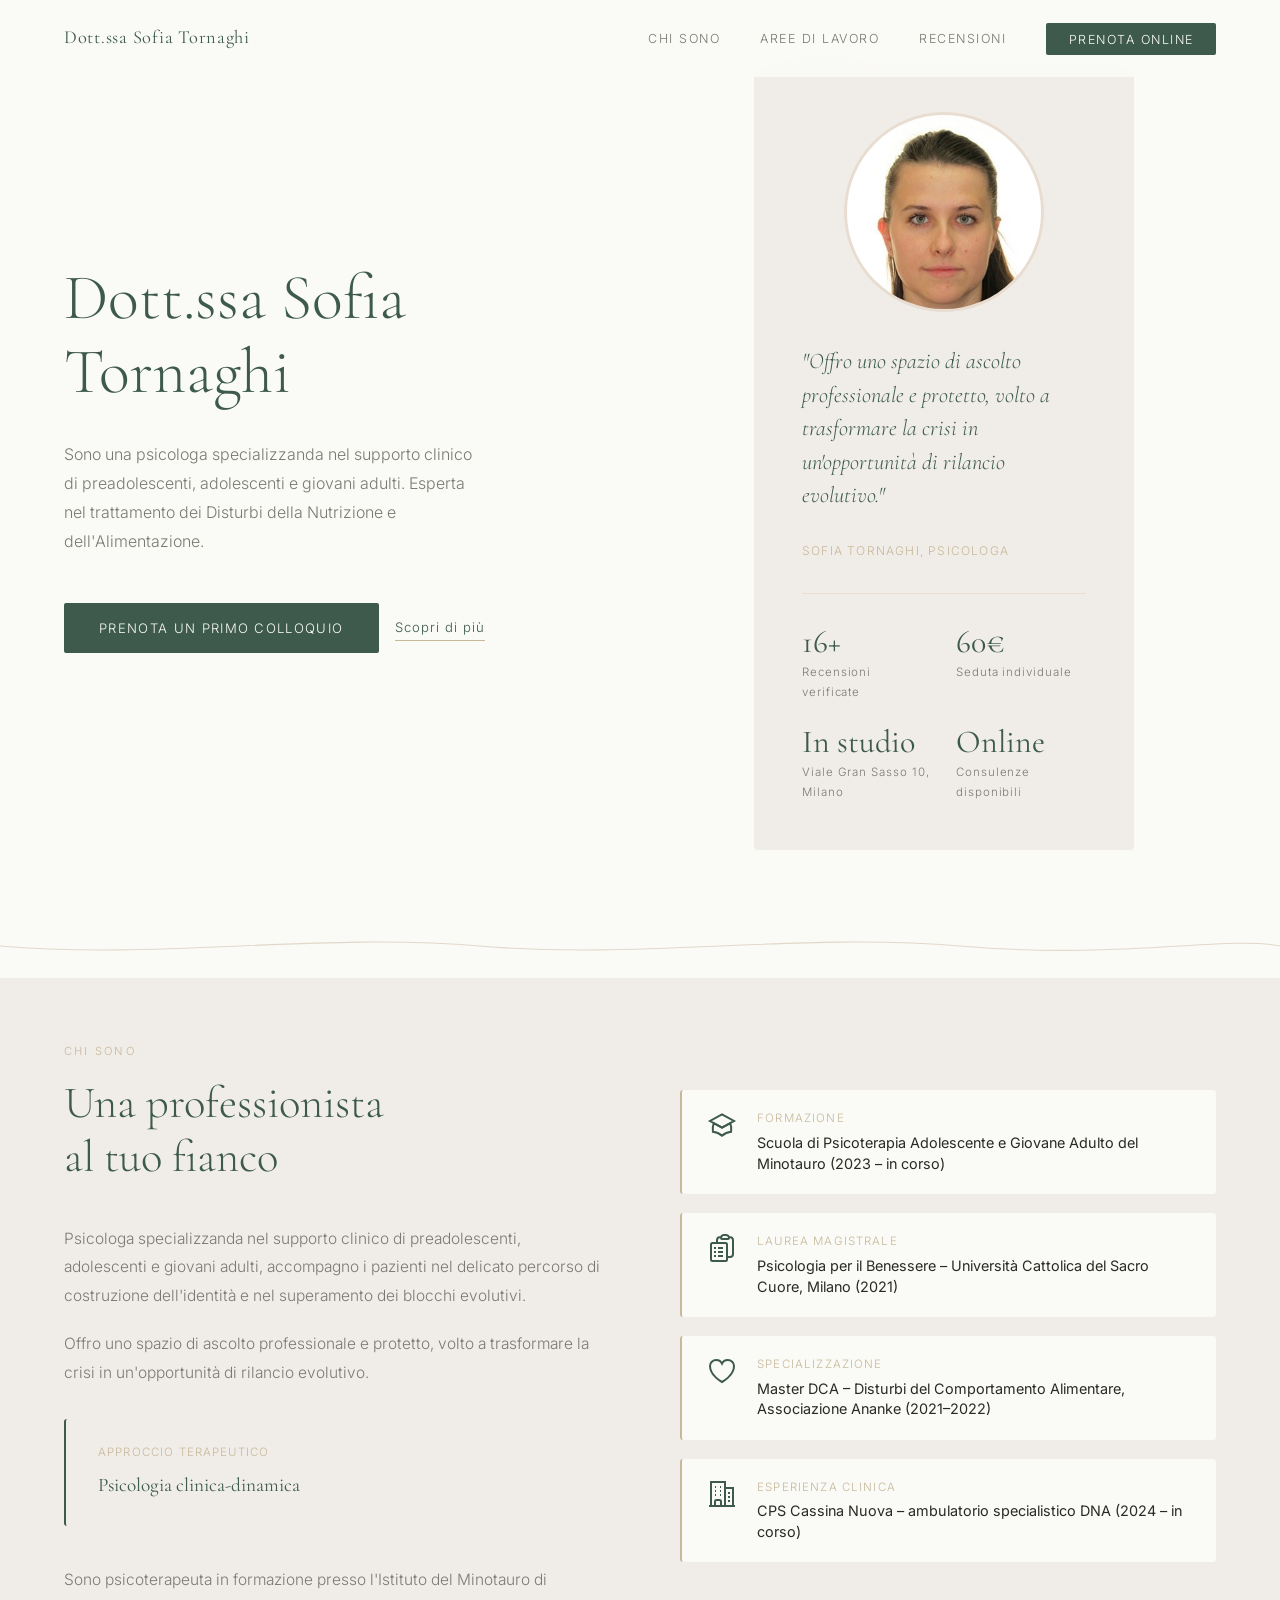
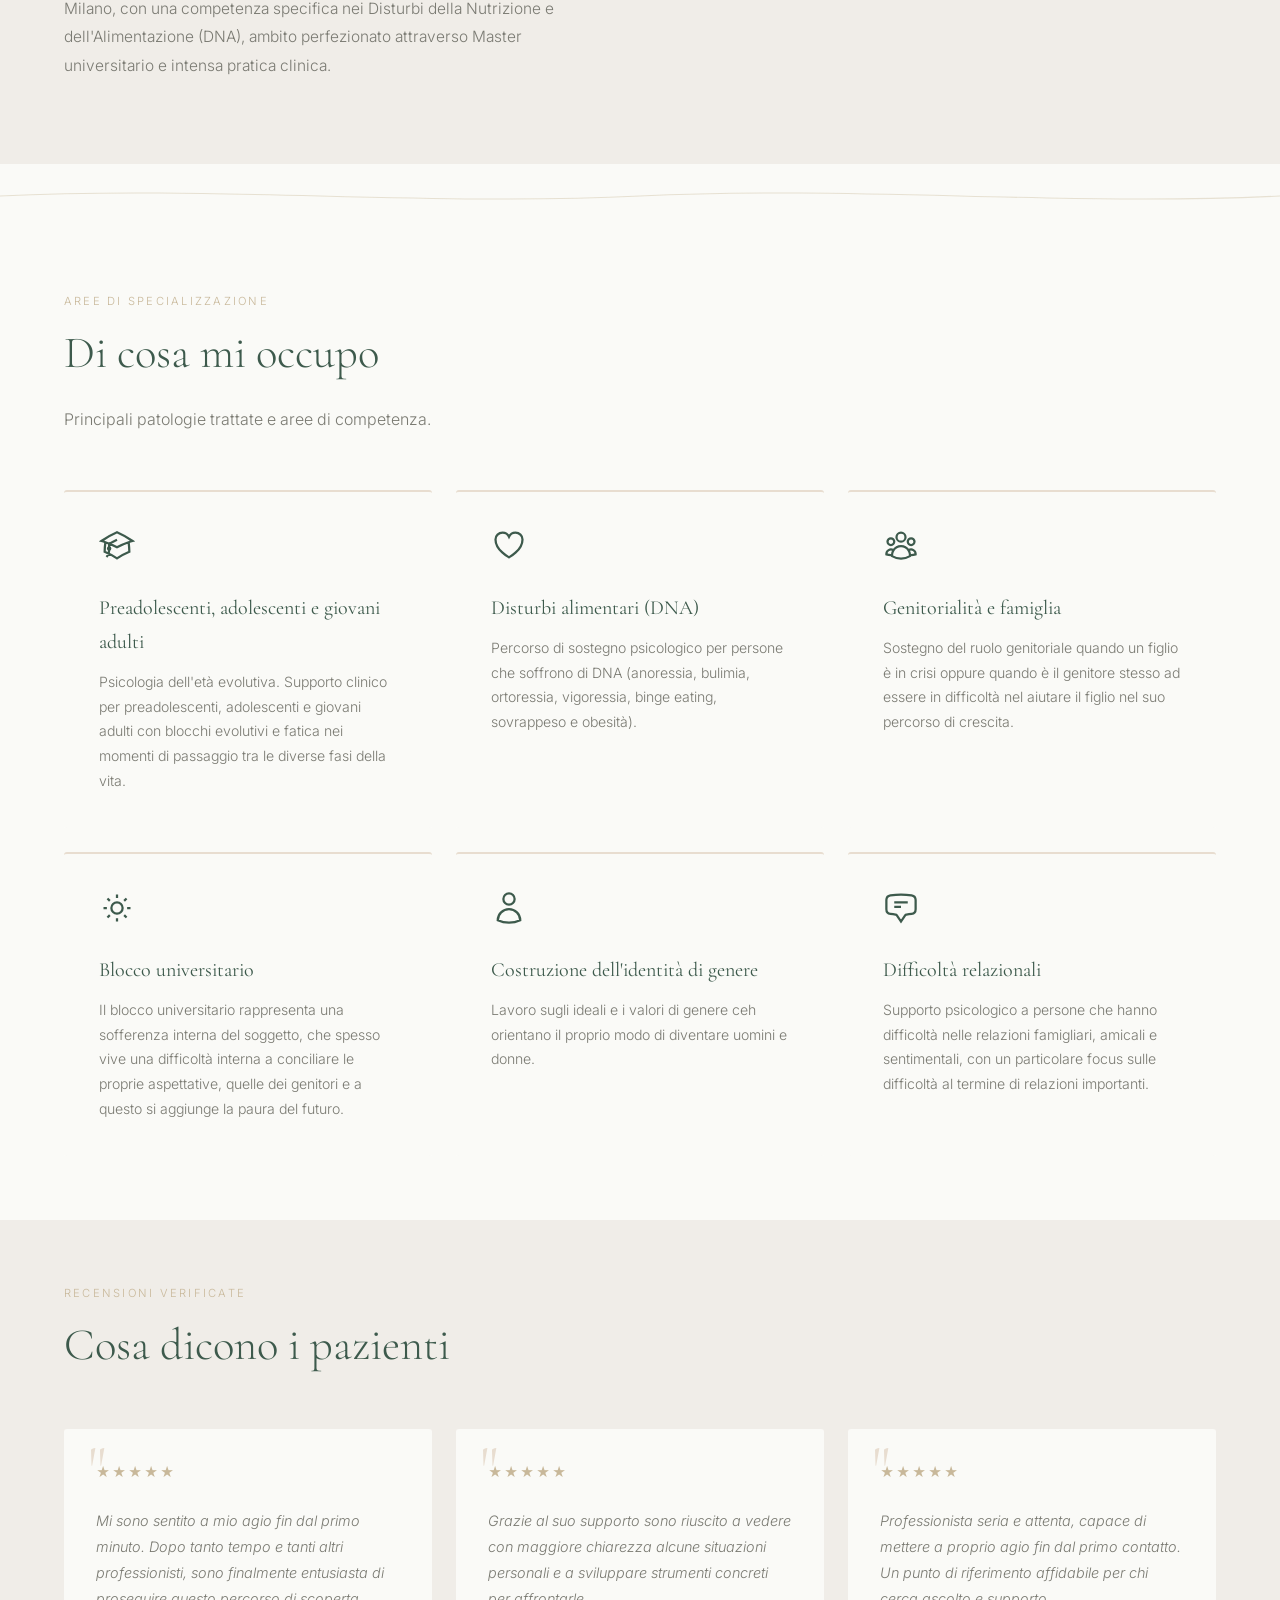
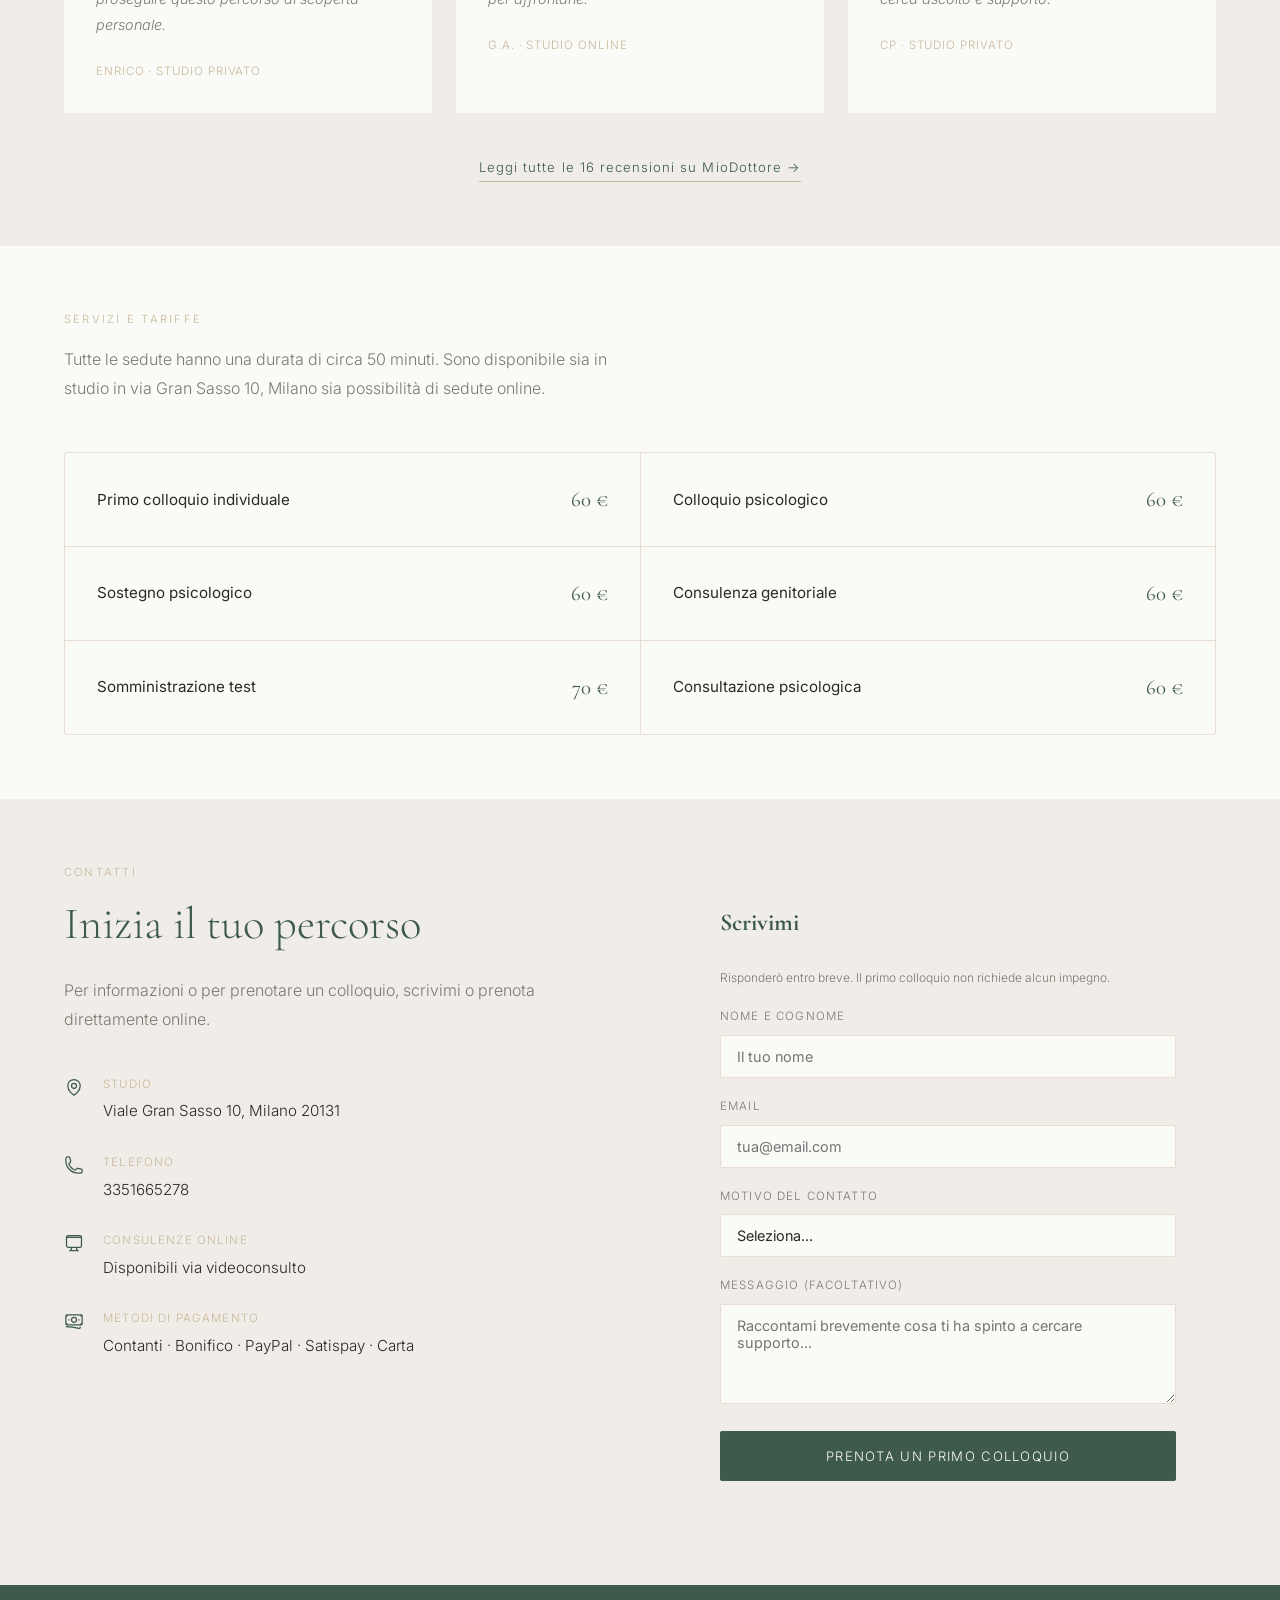
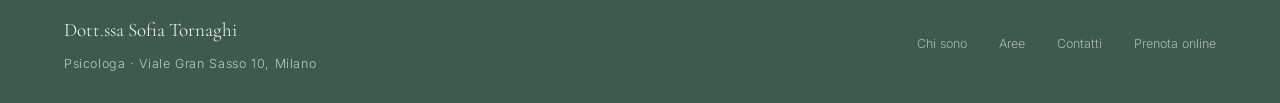
<file: index.html>
<!DOCTYPE html>
<html lang="it">
<head>
  <meta charset="UTF-8" />
  <meta name="viewport" content="width=device-width, initial-scale=1.0" />
  <title>Dott.ssa Sofia Tornaghi — Psicologa a Milano</title>
  <meta name="description" content="Dott.ssa Sofia Tornaghi, psicologa a Milano. Supporto per adolescenza, giovane adultità e disturbi alimentari. Studio in Viale Gran Sasso 10, anche online." />
  <meta property="og:title" content="Dott.ssa Sofia Tornaghi — Psicologa a Milano" />
  <meta property="og:description" content="Supporto psicologico per adolescenti, giovani adulti e disturbi alimentari. Studio a Milano, anche online." />
  <meta property="og:image" content="foto-professionale.jpg" />
  <meta property="og:type" content="website" />
  <link rel="preconnect" href="https://fonts.googleapis.com" />
  <link rel="preconnect" href="https://fonts.gstatic.com" crossorigin />
  <link href="https://fonts.googleapis.com/css2?family=Cormorant+Garamond:ital,wght@0,300;0,400;0,500;1,300;1,400&amp;family=Inter:wght@300;400;500&amp;display=swap" rel="stylesheet" />
    <link rel="stylesheet" href="style.css" />
  <script src="https://identity.netlify.com/v1/netlify-identity-widget.js"></script>
</head>
<body>

  <!-- NAV -->
  <nav id="navbar">
    <a href="#" class="nav-brand">Dott.ssa Sofia Tornaghi</a>
    <ul class="nav-links">
      <li><a href="#chi-sono">Chi sono</a></li>
      <li><a href="#aree">Aree di lavoro</a></li>
      <li><a href="#recensioni">Recensioni</a></li>
      <li><a href="https://www.miodottore.it/sofia-tornaghi/psicologo/milano" target="_blank" rel="noopener noreferrer" class="nav-cta">Prenota online</a></li>
    </ul>
    <button class="nav-hamburger" id="hamburger" aria-label="Apri menu">
      <span></span><span></span><span></span>
    </button>
  </nav>

  <!-- MOBILE MENU OVERLAY -->
  <div class="nav-mobile-menu" id="mobileMenu">
    <a href="#chi-sono" class="mobile-link">Chi sono</a>
    <a href="#aree" class="mobile-link">Aree di lavoro</a>
    <a href="#recensioni" class="mobile-link">Recensioni</a>
    <a href="https://www.miodottore.it/sofia-tornaghi/psicologo/milano" target="_blank" rel="noopener noreferrer" class="mobile-cta">Prenota online</a>
  </div>

  <!-- HERO -->
  <section class="hero" id="home">
    <div class="hero-text">
      <h1 class="hero-headline">
        Dott.ssa Sofia Tornaghi
      </h1>
      <p class="hero-sub" data-content="hero_sub">
        Specializzata nel supporto clinico per l'adolescenza e la giovane adultità. Esperta nel trattamento dei Disturbi della Nutrizione e dell'Alimentazione.
      </p>
      <div class="hero-actions">
        <a href="#contatti" class="btn-primary">Prenota un primo colloquio</a>
        <a href="#chi-sono" class="btn-secondary">Scopri di più</a>
      </div>
    </div>

    <div class="hero-visual">
      <div class="hero-card">
        <img class="hero-photo" src="foto-professionale.jpg" data-content-img alt="Dott.ssa Sofia Tornaghi" width="400" height="400" loading="lazy" decoding="async" />
        <p class="hero-card-quote">
          "Offro uno spazio di ascolto professionale e protetto, volto a trasformare la crisi in un'opportunità di rilancio evolutivo."
        </p>
        <p class="hero-card-meta">Sofia Tornaghi, psicologa</p>
        <div class="hero-stats">
          <div>
            <div class="stat-num" data-content="recensioni_num">16+</div>
            <div class="stat-label">Recensioni verificate</div>
          </div>
          <div>
            <div class="stat-num">60€</div>
            <div class="stat-label">Seduta individuale</div>
          </div>
          <div>
            <div class="stat-num">In studio</div>
            <div class="stat-label">Viale Gran Sasso 10, Milano</div>
          </div>
          <div>
            <div class="stat-num">Online</div>
            <div class="stat-label">Consulenze disponibili</div>
          </div>
        </div>
      </div>
    </div>
  </section>

  <!-- WAVE DIVIDER -->
  <div class="wave-divider">
    <svg viewBox="0 0 1200 30" xmlns="http://www.w3.org/2000/svg" preserveAspectRatio="none">
      <path d="M0,15 C150,28 300,2 450,15 C600,28 750,2 900,15 C1050,28 1150,5 1200,15" stroke="#C8B89A" stroke-width="1" fill="none" opacity="0.5"/>
    </svg>
  </div>

  <!-- CHI SONO -->
  <section id="chi-sono" class="alt">
    <div class="about-grid">
      <div>
        <p class="section-eyebrow">Chi sono</p>
        <h2 class="section-title">Una professionista<br>al tuo fianco</h2>

        <div class="bio-block">
          <p data-content="bio_p1">Specializzata nel supporto clinico per l'adolescenza e la giovane adultità, accompagno i pazienti nel delicato percorso di costruzione dell'identità e nel superamento dei blocchi evolutivi.</p>
          <p data-content="bio_p2">Offro uno spazio di ascolto professionale e protetto, volto a trasformare la crisi in un'opportunità di rilancio evolutivo.</p>
        </div>

        <div style="margin-top: 2rem; padding: 1.5rem 2rem; background: var(--fog); border-radius: 3px; border-left: 2px solid var(--sage);">
          <div style="font-size: 0.72rem; letter-spacing: 0.1em; text-transform: uppercase; color: var(--sand); margin-bottom: 0.4rem;">Approccio terapeutico</div>
          <div style="font-family: 'Cormorant Garamond', serif; font-size: 1.2rem; color: var(--sage); font-weight: 400;">Psicologia clinica-dinamica</div>
        </div>

        <div class="bio-block">
          <p>
            Sono psicoterapeuta in formazione presso l'Istituto del Minotauro di Milano, con una competenza specifica nei Disturbi della Nutrizione e dell'Alimentazione (DNA), ambito perfezionato attraverso Master universitario e intensa pratica clinica.
          </p>
        </div>
      </div>

      <div class="about-right">
        <div class="credentials">

          <div class="credential-item">
            <svg class="credential-icon" viewBox="0 0 24 24" fill="none" stroke="currentColor" stroke-width="1.5">
              <path d="M12 14l9-5-9-5-9 5 9 5z"/>
              <path d="M12 14l6.16-3.422a12.083 12.083 0 01.665 6.479A11.952 11.952 0 0012 20.055a11.952 11.952 0 00-6.824-2.998 12.078 12.078 0 01.665-6.479L12 14z"/>
            </svg>
            <div class="credential-text">
              <div class="credential-label">Formazione</div>
              <div class="credential-value">Scuola di Psicoterapia Adolescente e Giovane Adulto del Minotauro (2023 – in corso)</div>
            </div>
          </div>

          <div class="credential-item">
            <svg class="credential-icon" viewBox="0 0 24 24" fill="none" stroke="currentColor" stroke-width="1.5">
              <path d="M9 12h3.75M9 15h3.75M9 18h3.75m3 .75H18a2.25 2.25 0 002.25-2.25V6.108c0-1.135-.845-2.098-1.976-2.192a48.424 48.424 0 00-1.123-.08m-5.801 0c-.065.21-.1.433-.1.664 0 .414.336.75.75.75h4.5a.75.75 0 00.75-.75 2.25 2.25 0 00-.1-.664m-5.8 0A2.251 2.251 0 0113.5 2.25H15c1.012 0 1.867.668 2.15 1.586m-5.8 0c-.376.023-.75.05-1.124.08C9.095 4.01 8.25 4.973 8.25 6.108V8.25m0 0H4.875c-.621 0-1.125.504-1.125 1.125v11.25c0 .621.504 1.125 1.125 1.125h9.75c.621 0 1.125-.504 1.125-1.125V9.375c0-.621-.504-1.125-1.125-1.125H8.25zM6.75 12h.008v.008H6.75V12zm0 3h.008v.008H6.75V15zm0 3h.008v.008H6.75V18z"/>
            </svg>
            <div class="credential-text">
              <div class="credential-label">Laurea Magistrale</div>
              <div class="credential-value">Psicologia per il Benessere – Università Cattolica del Sacro Cuore, Milano (2021)</div>
            </div>
          </div>

          <div class="credential-item">
            <svg class="credential-icon" viewBox="0 0 24 24" fill="none" stroke="currentColor" stroke-width="1.5">
              <path d="M21 8.25c0-2.485-2.099-4.5-4.688-4.5-1.935 0-3.597 1.126-4.312 2.733-.715-1.607-2.377-2.733-4.313-2.733C5.1 3.75 3 5.765 3 8.25c0 7.22 9 12 9 12s9-4.78 9-12z"/>
            </svg>
            <div class="credential-text">
              <div class="credential-label">Specializzazione</div>
              <div class="credential-value">Master DCA – Disturbi del Comportamento Alimentare, Associazione Ananke (2021–2022)</div>
            </div>
          </div>

          <div class="credential-item">
            <svg class="credential-icon" viewBox="0 0 24 24" fill="none" stroke="currentColor" stroke-width="1.5">
              <path d="M2.25 21h19.5m-18-18v18m10.5-18v18m6-13.5V21M6.75 6.75h.75m-.75 3h.75m-.75 3h.75m3-6h.75m-.75 3h.75m-.75 3h.75M6.75 21v-3.375c0-.621.504-1.125 1.125-1.125h2.25c.621 0 1.125.504 1.125 1.125V21M3 3h12m-.75 4.5H21m-3.75 3.75h.008v.008h-.008v-.008zm0 3h.008v.008h-.008v-.008zm0 3h.008v.008h-.008v-.008z"/>
            </svg>
            <div class="credential-text">
              <div class="credential-label">Esperienza Clinica</div>
              <div class="credential-value">CPS Cassina Nuova – ambulatorio specialistico DNA (2024 – in corso)</div>
            </div>
          </div>

        </div>
      </div>
    </div>
  </section>

  <!-- WAVE -->
  <div class="wave-divider">
    <svg viewBox="0 0 1200 30" xmlns="http://www.w3.org/2000/svg" preserveAspectRatio="none">
      <path d="M0,15 C200,5 400,25 600,15 C800,5 1000,25 1200,15" stroke="#C8B89A" stroke-width="1" fill="none" opacity="0.4"/>
    </svg>
  </div>

  <!-- AREE DI LAVORO -->
  <section id="aree">
    <p class="section-eyebrow">Aree di specializzazione</p>
    <h2 class="section-title" data-content="titolo_aree">Di cosa mi occupo</h2>
    <p class="section-body" data-content="aree_intro">
      Principali patologie trattate e aree di competenza.
    </p>

    <div class="areas-grid">

      <div class="area-card">
        <svg class="area-icon" viewBox="0 0 24 24" fill="none" stroke="currentColor" stroke-width="1.5">
          <path d="M4.26 10.147a60.436 60.436 0 00-.491 6.347A48.627 48.627 0 0112 20.904a48.627 48.627 0 018.232-4.41 60.46 60.46 0 00-.491-6.347m-15.482 0a50.57 50.57 0 00-2.658-.813A59.905 59.905 0 0112 3.493a59.902 59.902 0 0110.399 5.84c-.896.248-1.783.52-2.658.814m-15.482 0A50.697 50.697 0 0112 13.489a50.702 50.702 0 017.74-3.342M6.75 15a.75.75 0 100-1.5.75.75 0 000 1.5zm0 0v-3.675A55.378 55.378 0 0112 8.443m-7.007 11.55A5.981 5.981 0 006.75 15.75v-1.5"/>
        </svg>
        <h3 class="area-title" data-content="area1_titolo">Adolescenza e giovane adultità</h3>
        <p class="area-desc" data-content="area1_desc">Psicologia dell'età evolutiva. Supporto clinico per l'adolescenza e la giovane adultità.</p>
      </div>

      <div class="area-card">
        <svg class="area-icon" viewBox="0 0 24 24" fill="none" stroke="currentColor" stroke-width="1.5">
          <path d="M21 8.25c0-2.485-2.099-4.5-4.688-4.5-1.935 0-3.597 1.126-4.312 2.733-.715-1.607-2.377-2.733-4.313-2.733C5.1 3.75 3 5.765 3 8.25c0 7.22 9 12 9 12s9-4.78 9-12z"/>
        </svg>
        <h3 class="area-title" data-content="area2_titolo">Disturbi alimentari (DCA)</h3>
        <p class="area-desc" data-content="area2_desc">Anoressia, bulimia nervosa, binge eating, fame nervosa, obesità, sovrappeso. Ambulatorio specialistico DNA.</p>
      </div>

      <div class="area-card">
        <svg class="area-icon" viewBox="0 0 24 24" fill="none" stroke="currentColor" stroke-width="1.5">
          <path d="M18 18.72a9.094 9.094 0 003.741-.479 3 3 0 00-4.682-2.72m.94 3.198l.001.031c0 .225-.012.447-.037.666A11.944 11.944 0 0112 21c-2.17 0-4.207-.576-5.963-1.584A6.062 6.062 0 016 18.719m12 0a5.971 5.971 0 00-.941-3.197m0 0A5.995 5.995 0 0012 12.75a5.995 5.995 0 00-5.058 2.772m0 0a3 3 0 00-4.681 2.72 8.986 8.986 0 003.74.477m.94-3.197a5.971 5.971 0 00-.94 3.197M15 6.75a3 3 0 11-6 0 3 3 0 016 0zm6 3a2.25 2.25 0 11-4.5 0 2.25 2.25 0 014.5 0zm-13.5 0a2.25 2.25 0 11-4.5 0 2.25 2.25 0 014.5 0z"/>
        </svg>
        <h3 class="area-title" data-content="area3_titolo">Genitorialità e famiglia</h3>
        <p class="area-desc" data-content="area3_desc">Sostegno genitoriale, consulenza genitoriale, sostegno alla genitorialità.</p>
      </div>

      <div class="area-card">
        <svg class="area-icon" viewBox="0 0 24 24" fill="none" stroke="currentColor" stroke-width="1.5">
          <path d="M12 3v2.25m6.364.386l-1.591 1.591M21 12h-2.25m-.386 6.364l-1.591-1.591M12 18.75V21m-4.773-4.227l-1.591 1.591M5.25 12H3m4.227-4.773L5.636 5.636M15.75 12a3.75 3.75 0 11-7.5 0 3.75 3.75 0 017.5 0z"/>
        </svg>
        <h3 class="area-title" data-content="area4_titolo">Ansia e stress</h3>
        <p class="area-desc" data-content="area4_desc">Ansia, ansia da prestazione, stress, sindrome da burnout, sindrome da fatica cronica, nevrosi.</p>
      </div>

      <div class="area-card">
        <svg class="area-icon" viewBox="0 0 24 24" fill="none" stroke="currentColor" stroke-width="1.5">
          <path d="M15.75 6a3.75 3.75 0 11-7.5 0 3.75 3.75 0 017.5 0zM4.501 20.118a7.5 7.5 0 0114.998 0A17.933 17.933 0 0112 21.75c-2.676 0-5.216-.584-7.499-1.632z"/>
        </svg>
        <h3 class="area-title" data-content="area5_titolo">Autostima e identità</h3>
        <p class="area-desc" data-content="area5_desc">Autostima, crisi, sconforto, problemi comportamentali, autolesionismo.</p>
      </div>

      <div class="area-card">
        <svg class="area-icon" viewBox="0 0 24 24" fill="none" stroke="currentColor" stroke-width="1.5">
          <path d="M7.5 8.25h9m-9 3H12m-9.75 1.51c0 1.6 1.123 2.994 2.707 3.227 1.129.166 2.27.293 3.423.379.35.026.67.21.865.501L12 21l2.755-4.133a1.14 1.14 0 01.865-.501 48.172 48.172 0 003.423-.379c1.584-.233 2.707-1.626 2.707-3.228V6.741c0-1.602-1.123-2.995-2.707-3.228A48.394 48.394 0 0012 3c-2.392 0-4.744.175-7.043.513C3.373 3.746 2.25 5.14 2.25 6.741v6.018z"/>
        </svg>
        <h3 class="area-title" data-content="area6_titolo">Difficoltà relazionali</h3>
        <p class="area-desc" data-content="area6_desc">Difficoltà relazionali, disturbi relazionali, problemi relazionali, dipendenza affettiva, psicologia del femminile.</p>
      </div>

    </div>
  </section>

  <!-- RECENSIONI -->
  <section id="recensioni" class="alt">
    <p class="section-eyebrow">Recensioni verificate</p>
    <h2 class="section-title" data-content="titolo_recensioni">Cosa dicono i pazienti</h2>

    <div class="reviews-grid">

      <div class="review-card">
        <div class="stars">★★★★★</div>
        <p class="review-text" data-content="rec1_testo">Mi sono sentito a mio agio fin dal primo minuto. Dopo tanto tempo e tanti altri professionisti, sono finalmente entusiasta di proseguire questo percorso di scoperta personale.</p>
        <div class="review-meta" data-content="rec1_autore">Enrico · Studio privato</div>
      </div>

      <div class="review-card">
        <div class="stars">★★★★★</div>
        <p class="review-text" data-content="rec2_testo">Grazie al suo supporto sono riuscito a vedere con maggiore chiarezza alcune situazioni personali e a sviluppare strumenti concreti per affrontarle.</p>
        <div class="review-meta" data-content="rec2_autore">G.A. · Studio online</div>
      </div>

      <div class="review-card">
        <div class="stars">★★★★★</div>
        <p class="review-text" data-content="rec3_testo">Professionista seria e attenta, capace di mettere a proprio agio fin dal primo contatto. Un punto di riferimento affidabile per chi cerca ascolto e supporto.</p>
        <div class="review-meta" data-content="rec3_autore">CP · Studio privato</div>
      </div>

    </div>

    <div style="text-align: center; margin-top: 2.5rem;">
      <a href="https://www.miodottore.it/sofia-tornaghi/psicologo/milano#profile-reviews" target="_blank" rel="noopener noreferrer" class="btn-secondary">
        Leggi tutte le 16 recensioni su MioDottore →
      </a>
    </div>
  </section>

  <!-- SERVIZI & PREZZI -->
  <section id="servizi">
    <p class="section-eyebrow">Servizi e tariffe</p>

    <p class="section-body" data-content="servizi_intro">
      Tutte le sedute hanno una durata di circa 50 minuti. Sono disponibile sia in studio a Milano che online.
    </p>

    <div class="services-list">
      <div class="service-item">
        <span class="service-name" data-content="serv1_nome">Primo colloquio individuale</span>
        <span class="service-price" data-content="serv1_prezzo">60 €</span>
      </div>
      <div class="service-item">
        <span class="service-name" data-content="serv2_nome">Colloquio psicologico</span>
        <span class="service-price" data-content="serv2_prezzo">60 €</span>
      </div>
      <div class="service-item">
        <span class="service-name" data-content="serv3_nome">Sostegno psicologico</span>
        <span class="service-price" data-content="serv3_prezzo">60 €</span>
      </div>
      <div class="service-item">
        <span class="service-name" data-content="serv4_nome">Consulenza genitoriale</span>
        <span class="service-price" data-content="serv4_prezzo">60 €</span>
      </div>
      <div class="service-item">
        <span class="service-name" data-content="serv5_nome">Trattamento disturbi alimentari</span>
        <span class="service-price" data-content="serv5_prezzo">60 €</span>
      </div>
      <div class="service-item">
        <span class="service-name" data-content="serv6_nome">Psicoeducazione alimentare</span>
        <span class="service-price" data-content="serv6_prezzo">60 €</span>
      </div>
    </div>
  </section>

  <!-- CONTATTI -->
  <section id="contatti" class="alt">
    <div class="contact-grid">

      <div>
        <p class="section-eyebrow">Contatti</p>
        <h2 class="section-title" data-content="titolo_contatti">Inizia il tuo percorso</h2>
        <p class="section-body" data-content="contatti_intro">
          Per informazioni o per prenotare un colloquio, scrivimi o prenota direttamente online.
        </p>

        <div class="contact-info">

          <div class="contact-item">
            <svg class="contact-icon" viewBox="0 0 24 24" fill="none" stroke="currentColor" stroke-width="1.5">
              <path d="M15 10.5a3 3 0 11-6 0 3 3 0 016 0z"/>
              <path d="M19.5 10.5c0 7.142-7.5 11.25-7.5 11.25S4.5 17.642 4.5 10.5a7.5 7.5 0 1115 0z"/>
            </svg>
            <div>
              <div class="contact-label">Studio</div>
              <div class="contact-value" data-content="indirizzo">Viale Gran Sasso 10, Milano 20131</div>
            </div>
          </div>

          <div class="contact-item">
            <svg class="contact-icon" viewBox="0 0 24 24" fill="none" stroke="currentColor" stroke-width="1.5">
              <path d="M2.25 6.75c0 8.284 6.716 15 15 15h2.25a2.25 2.25 0 002.25-2.25v-1.372c0-.516-.351-.966-.852-1.091l-4.423-1.106c-.44-.11-.902.055-1.173.417l-.97 1.293c-.282.376-.769.542-1.21.38a12.035 12.035 0 01-7.143-7.143c-.162-.441.004-.928.38-1.21l1.293-.97c.363-.271.527-.734.417-1.173L6.963 3.102a1.125 1.125 0 00-1.091-.852H4.5A2.25 2.25 0 002.25 4.5v2.25z"/>
            </svg>
            <div>
              <div class="contact-label">Telefono</div>
              <div class="contact-value" data-content="telefono">02 9994 1033</div>
            </div>
          </div>

          <div class="contact-item">
            <svg class="contact-icon" viewBox="0 0 24 24" fill="none" stroke="currentColor" stroke-width="1.5">
              <path d="M9 17.25v1.007a3 3 0 01-.879 2.122L7.5 21h9l-.621-.621A3 3 0 0115 18.257V17.25m6-12V15a2.25 2.25 0 01-2.25 2.25H5.25A2.25 2.25 0 013 15V5.25m18 0A2.25 2.25 0 0018.75 3H5.25A2.25 2.25 0 003 5.25m18 0H3"/>
            </svg>
            <div>
              <div class="contact-label">Consulenze online</div>
              <div class="contact-value">Disponibili via videoconsulto</div>
            </div>
          </div>

          <div class="contact-item">
            <svg class="contact-icon" viewBox="0 0 24 24" fill="none" stroke="currentColor" stroke-width="1.5">
              <path d="M2.25 18.75a60.07 60.07 0 0115.797 2.101c.727.198 1.453-.342 1.453-1.096V18.75M3.75 4.5v.75A.75.75 0 013 6h-.75m0 0v-.375c0-.621.504-1.125 1.125-1.125H20.25M2.25 6v9m18-10.5v.75c0 .414.336.75.75.75h.75m-1.5-1.5h.375c.621 0 1.125.504 1.125 1.125v9.75c0 .621-.504 1.125-1.125 1.125h-.375m1.5-1.5H21a.75.75 0 00-.75.75v.75m0 0H3.75m0 0h-.375a1.125 1.125 0 01-1.125-1.125V15m1.5 1.5v-.75A.75.75 0 003 15h-.75M15 10.5a3 3 0 11-6 0 3 3 0 016 0zm3 0h.008v.008H18V10.5zm-12 0h.008v.008H6V10.5z"/>
            </svg>
            <div>
              <div class="contact-label">Metodi di pagamento</div>
              <div class="contact-value">Contanti · Bonifico · PayPal · Satispay · Carta</div>
            </div>
          </div>

        </div>
      </div>

      <div class="contact-form-block">
        <h3 class="form-title">Scrivimi</h3>
        <p class="form-note">Risponderò entro breve. Il primo colloquio non richiede alcun impegno.</p>

        <div class="form-group">
          <label for="nome">Nome e cognome</label>
          <input type="text" id="nome" placeholder="Il tuo nome" />
        </div>
        <div class="form-group">
          <label for="email">Email</label>
          <input type="email" id="email" placeholder="tua@email.com" />
        </div>
        <div class="form-group">
          <label for="motivo">Motivo del contatto</label>
          <select id="motivo">
            <option value="">Seleziona...</option>
            <option>Primo colloquio individuale</option>
            <option>Consulenza per un adolescente</option>
            <option>Supporto genitoriale</option>
            <option>Disturbi alimentari</option>
            <option>Altro</option>
          </select>
        </div>
        <div class="form-group">
          <label for="messaggio">Messaggio (facoltativo)</label>
          <textarea id="messaggio" placeholder="Raccontami brevemente cosa ti ha spinto a cercare supporto..."></textarea>
        </div>

        <a href="https://www.miodottore.it/sofia-tornaghi/psicologo/milano" target="_blank" rel="noopener noreferrer" class="btn-primary" style="display:block; text-align:center; width:100%;">Prenota un primo colloquio</a>
      </div>

    </div>
  </section>

  <!-- FOOTER -->
  <footer>
    <div>
      <div class="footer-brand">Dott.ssa Sofia Tornaghi</div>
      <div class="footer-note" style="margin-top:0.4rem;">Psicologa · Viale Gran Sasso 10, Milano</div>
    </div>
    <div class="footer-links">
      <a href="#chi-sono">Chi sono</a>
      <a href="#aree">Aree</a>
      <a href="#contatti">Contatti</a>
      <a href="https://www.miodottore.it/sofia-tornaghi/psicologo/milano" target="_blank" rel="noopener noreferrer">Prenota online</a>
    </div>
  </footer>

    <script src="script.js"></script>
  <script src="content-loader.js"></script>
  <script>
    if (window.netlifyIdentity) {
      window.netlifyIdentity.on("init", function (user) {
        if (!user) {
          window.netlifyIdentity.on("login", function () {
            document.location.href = "/admin/";
          });
        }
      });
    }
  </script>
</body>
</html>
</file>
<file: style.css>
*, *::before, *::after { box-sizing: border-box; margin: 0; padding: 0; }

    :root {
      --ivory: #FAFAF7;
      --sage: #3D5A4C;
      --sage-light: #5A7A6A;
      --sand: #C8B89A;
      --sand-light: #E8DDD0;
      --fog: #F0EDE8;
      --text: #2A2A25;
      --text-muted: #7A7A72;
    }

    html { scroll-behavior: smooth; }

    body {
      font-family: 'Inter', sans-serif;
      background: var(--ivory);
      color: var(--text);
      font-size: 16px;
      line-height: 1.7;
      font-weight: 300;
    }

    /* NAV */
    nav {
      position: fixed;
      top: 0; left: 0; right: 0;
      z-index: 100;
      display: flex;
      justify-content: space-between;
      align-items: center;
      padding: 1.4rem 4rem;
      background: rgba(250,250,247,0.92);
      backdrop-filter: blur(8px);
      border-bottom: 1px solid transparent;
      transition: border-color 0.3s;
    }
    nav.scrolled { border-color: var(--sand-light); }

    .nav-brand {
      font-family: 'Cormorant Garamond', serif;
      font-size: 1.15rem;
      font-weight: 400;
      letter-spacing: 0.04em;
      color: var(--sage);
      text-decoration: none;
    }

    .nav-links {
      display: flex;
      gap: 2.5rem;
      list-style: none;
    }
    .nav-links a {
      font-size: 0.78rem;
      letter-spacing: 0.12em;
      text-transform: uppercase;
      color: var(--text-muted);
      text-decoration: none;
      transition: color 0.2s;
    }
    .nav-links a:hover { color: var(--sage); }

    .nav-cta {
      font-size: 0.78rem;
      letter-spacing: 0.1em;
      text-transform: uppercase;
      background: var(--sage);
      color: var(--ivory) !important;
      padding: 0.55rem 1.4rem;
      border-radius: 2px;
      transition: background 0.2s !important;
    }
    .nav-cta:hover { background: var(--sage-light) !important; color: var(--ivory) !important; }

    /* HAMBURGER MENU */
    .nav-hamburger {
      display: none;
      flex-direction: column;
      justify-content: center;
      gap: 5px;
      width: 32px;
      height: 32px;
      background: none;
      border: none;
      cursor: pointer;
      padding: 4px;
    }
    .nav-hamburger span {
      display: block;
      width: 100%;
      height: 1.5px;
      background: var(--sage);
      transition: transform 0.25s, opacity 0.25s;
      transform-origin: center;
    }
    .nav-hamburger.open span:nth-child(1) { transform: translateY(6.5px) rotate(45deg); }
    .nav-hamburger.open span:nth-child(2) { opacity: 0; }
    .nav-hamburger.open span:nth-child(3) { transform: translateY(-6.5px) rotate(-45deg); }

    /* MOBILE MENU OVERLAY */
    .nav-mobile-menu {
      display: none;
      position: fixed;
      top: 0; left: 0; right: 0; bottom: 0;
      background: rgba(250,250,247,0.97);
      backdrop-filter: blur(12px);
      z-index: 99;
      flex-direction: column;
      justify-content: center;
      align-items: center;
      gap: 2.5rem;
    }
    .nav-mobile-menu.open { display: flex; }
    .nav-mobile-menu a {
      font-family: 'Cormorant Garamond', serif;
      font-size: 1.8rem;
      font-weight: 300;
      color: var(--sage);
      text-decoration: none;
      letter-spacing: 0.04em;
      transition: color 0.2s;
    }
    .nav-mobile-menu a:hover { color: var(--sage-light); }
    .nav-mobile-menu .mobile-cta {
      background: var(--sage);
      color: var(--ivory) !important;
      padding: 0.7rem 2.2rem;
      border-radius: 2px;
      font-size: 0.85rem !important;
      font-family: 'Inter', sans-serif !important;
      letter-spacing: 0.1em;
      text-transform: uppercase;
    }

    @media (max-width: 768px) {
      .nav-hamburger { display: flex; }
    }

    /* HERO */
    .hero {
      min-height: 100vh;
      display: grid;
      grid-template-columns: 1fr 1fr;
      align-items: center;

      gap: 4rem;
    }

    .hero-text {}

    .hero-eyebrow {
      font-size: 0.72rem;
      letter-spacing: 0.18em;
      text-transform: uppercase;
      color: var(--sand);
      margin-bottom: 1.8rem;
    }

    .hero-headline {
      font-family: 'Cormorant Garamond', serif;
      font-size: clamp(2.8rem, 5vw, 4.2rem);
      font-weight: 300;
      line-height: 1.15;
      color: var(--sage);
      margin-bottom: 2rem;
    }
    .hero-headline em {
      font-style: italic;
      color: var(--text);
    }

    .hero-sub {
      font-size: 1rem;
      color: var(--text-muted);
      max-width: 420px;
      margin-bottom: 3rem;
      line-height: 1.8;
    }

    .hero-actions {
      display: flex;
      gap: 1rem;
      align-items: center;
      flex-wrap: wrap;
    }

    .btn-primary {
      display: inline-block;
      background: var(--sage);
      color: var(--ivory);
      padding: 0.85rem 2.2rem;
      font-size: 0.82rem;
      letter-spacing: 0.1em;
      text-transform: uppercase;
      text-decoration: none;
      border-radius: 2px;
      transition: background 0.2s, transform 0.15s;
    }
    .btn-primary:hover { background: var(--sage-light); transform: translateY(-1px); }

    .btn-secondary {
      display: inline-block;
      color: var(--sage);
      font-size: 0.82rem;
      letter-spacing: 0.08em;
      text-decoration: none;
      border-bottom: 1px solid var(--sand);
      padding-bottom: 2px;
      transition: border-color 0.2s, color 0.2s;
    }
    .btn-secondary:hover { color: var(--sage-light); border-color: var(--sage-light); }

    .hero-visual {
      display: flex;
      justify-content: center;
      align-items: center;
    }


    .hero-photo {
      width: 200px;
      height: 200px;
      border-radius: 50%;
      object-fit: cover;
      object-position: center top;
      border: 3px solid var(--sand-light);
      display: block;
      margin: 0 auto 2rem;
    }
    .hero-card {
      background: var(--fog);
      border-radius: 4px;
      padding: 3rem;
      max-width: 380px;
      width: 100%;
      position: relative;
    }
    .hero-card::before {
      content: '';
      position: absolute;
      top: -1px; left: 2.5rem;
      width: 60px; height: 3px;
      background: var(--sand);
    }

    .hero-card-quote {
      font-family: 'Cormorant Garamond', serif;
      font-size: 1.4rem;
      font-style: italic;
      font-weight: 300;
      color: var(--sage);
      line-height: 1.5;
      margin-bottom: 1.8rem;
    }

    .hero-card-meta {
      font-size: 0.75rem;
      letter-spacing: 0.1em;
      text-transform: uppercase;
      color: var(--sand);
    }

    .hero-stats {
      display: grid;
      grid-template-columns: 1fr 1fr;
      gap: 1.5rem;
      margin-top: 2rem;
      padding-top: 2rem;
      border-top: 1px solid var(--sand-light);
    }

    .stat-num {
      font-family: 'Cormorant Garamond', serif;
      font-size: 2rem;
      font-weight: 400;
      color: var(--sage);
      line-height: 1;
    }
    .stat-label {
      font-size: 0.72rem;
      letter-spacing: 0.08em;
      color: var(--text-muted);
      margin-top: 0.3rem;
    }

    /* WAVE DIVIDER — firma del sito */
    .wave-divider {
      width: 100%;
      overflow: hidden;
      line-height: 0;
      padding: 1rem 0;
    }
    .wave-divider svg { display: block; width: 100%; }

    /* SECTION SHARED */
    section { padding: 4rem 4rem; }
    section.alt { background: var(--fog); }

    .section-eyebrow {
      font-size: 0.7rem;
      letter-spacing: 0.2em;
      text-transform: uppercase;
      color: var(--sand);
      margin-bottom: 1rem;
    }

    .section-title {
      font-family: 'Cormorant Garamond', serif;
      font-size: clamp(2rem, 3.5vw, 3rem);
      font-weight: 300;
      color: var(--sage);
      line-height: 1.2;
      margin-bottom: 1.5rem;
    }

    .section-body {
      color: var(--text-muted);
      max-width: 560px;
      font-size: 1rem;
      line-height: 1.85;
    }

    /* CHI SONO */
    .about-grid {
      display: grid;
      grid-template-columns: 1fr 1fr;
      gap: 5rem;
      align-items: start;
    }

    .about-right {}

    .bio-block {
      margin-top: 2.5rem;
    }
    .bio-block p {
      color: var(--text-muted);
      font-size: 0.97rem;
      line-height: 1.85;
      margin-bottom: 1.2rem;
    }

    .credentials {
      display: flex;
      flex-direction: column;
      gap: 1.2rem;
      margin-top: 3rem;
    }

    .credential-item {
      display: flex;
      gap: 1.2rem;
      align-items: flex-start;
      padding: 1.2rem 1.5rem;
      background: var(--ivory);
      border-radius: 3px;
      border-left: 2px solid var(--sand);
    }

    .credential-icon {
      width: 32px;
      height: 32px;
      flex-shrink: 0;
      color: var(--sage);
    }

    .credential-text {}
    .credential-label {
      font-size: 0.72rem;
      letter-spacing: 0.1em;
      text-transform: uppercase;
      color: var(--sand);
      margin-bottom: 0.25rem;
    }
    .credential-value {
      font-size: 0.9rem;
      color: var(--text);
      font-weight: 400;
      line-height: 1.45;
    }

    /* AREE DI LAVORO */
    .areas-grid {
      display: grid;
      grid-template-columns: repeat(3, 1fr);
      gap: 1.5rem;
      margin-top: 3.5rem;
    }

    .area-card {
      padding: 2.2rem;
      background: var(--ivory);
      border-radius: 3px;
      border-top: 2px solid var(--sand-light);
      transition: border-color 0.2s, transform 0.2s;
    }
    .area-card:hover {
      border-color: var(--sage);
      transform: translateY(-3px);
    }

    .area-icon {
      width: 36px; height: 36px;
      color: var(--sage);
      margin-bottom: 1.2rem;
    }

    .area-title {
      font-family: 'Cormorant Garamond', serif;
      font-size: 1.25rem;
      font-weight: 400;
      color: var(--sage);
      margin-bottom: 0.7rem;
    }

    .area-desc {
      font-size: 0.88rem;
      color: var(--text-muted);
      line-height: 1.75;
    }

    /* APPROCCIO */
    .approach-layout {
      display: grid;
      grid-template-columns: 1fr 1fr;
      gap: 5rem;
      align-items: center;
    }

    .approach-steps {
      display: flex;
      flex-direction: column;
      gap: 2rem;
    }

    .approach-step {
      display: flex;
      gap: 1.5rem;
      align-items: flex-start;
    }

    .step-line {
      display: flex;
      flex-direction: column;
      align-items: center;
      flex-shrink: 0;
    }
    .step-dot {
      width: 10px; height: 10px;
      border-radius: 50%;
      background: var(--sand);
      flex-shrink: 0;
    }
    .step-connector {
      width: 1px;
      flex: 1;
      min-height: 40px;
      background: var(--sand-light);
      margin-top: 6px;
    }
    .approach-step:last-child .step-connector { display: none; }

    .step-content {}
    .step-title {
      font-family: 'Cormorant Garamond', serif;
      font-size: 1.15rem;
      font-weight: 500;
      color: var(--sage);
      margin-bottom: 0.4rem;
    }
    .step-desc {
      font-size: 0.88rem;
      color: var(--text-muted);
      line-height: 1.75;
    }

    /* RECENSIONI */
    .reviews-grid {
      display: grid;
      grid-template-columns: repeat(3, 1fr);
      gap: 1.5rem;
      margin-top: 3.5rem;
    }

    .review-card {
      padding: 2rem;
      background: var(--ivory);
      border-radius: 3px;
      position: relative;
    }
    .review-card::before {
      content: '"';
      font-family: 'Cormorant Garamond', serif;
      font-size: 4rem;
      color: var(--sand-light);
      position: absolute;
      top: 0.5rem; left: 1.5rem;
      line-height: 1;
    }

    .review-text {
      font-size: 0.9rem;
      color: var(--text-muted);
      line-height: 1.8;
      margin-top: 1.5rem;
      margin-bottom: 1.5rem;
      font-style: italic;
    }

    .review-meta {
      font-size: 0.72rem;
      letter-spacing: 0.08em;
      text-transform: uppercase;
      color: var(--sand);
    }

    .stars {
      color: var(--sand);
      font-size: 0.85rem;
      letter-spacing: 2px;
      margin-bottom: 0.5rem;
    }

    /* SERVIZI & PREZZI */
    .services-list {
      display: grid;
      grid-template-columns: repeat(2, 1fr);
      gap: 1px;
      background: var(--sand-light);
      border: 1px solid var(--sand-light);
      border-radius: 3px;
      overflow: hidden;
      margin-top: 3rem;
    }

    .service-item {
      background: var(--ivory);
      padding: 1.8rem 2rem;
      display: flex;
      justify-content: space-between;
      align-items: center;
    }

    .service-name {
      font-size: 0.95rem;
      color: var(--text);
      font-weight: 400;
    }
    .service-price {
      font-family: 'Cormorant Garamond', serif;
      font-size: 1.3rem;
      color: var(--sage);
      font-weight: 400;
    }

    /* CONTATTI */
    .contact-grid {
      display: grid;
      grid-template-columns: 1fr 1fr;
      gap: 5rem;
      align-items: start;
    }

    .contact-info {
      display: flex;
      flex-direction: column;
      gap: 1.8rem;
      margin-top: 2.5rem;
    }

    .contact-item {
      display: flex;
      gap: 1.2rem;
      align-items: flex-start;
    }
    .contact-icon {
      width: 20px; height: 20px;
      color: var(--sage);
      flex-shrink: 0;
      margin-top: 2px;
    }
    .contact-label {
      font-size: 0.72rem;
      letter-spacing: 0.1em;
      text-transform: uppercase;
      color: var(--sand);
      margin-bottom: 0.25rem;
    }
    .contact-value {
      font-size: 0.95rem;
      color: var(--text);
    }

    .contact-form-block {
      background: var(--fog);
      border-radius: 4px;
      padding: 2.5rem;
    }
    .form-title {
      font-family: 'Cormorant Garamond', serif;
      font-size: 1.5rem;
      color: var(--sage);
      margin-bottom: 1.5rem;
    }

    .form-group {
      margin-bottom: 1.2rem;
    }
    .form-group label {
      display: block;
      font-size: 0.72rem;
      letter-spacing: 0.1em;
      text-transform: uppercase;
      color: var(--text-muted);
      margin-bottom: 0.5rem;
    }
    .form-group input,
    .form-group textarea,
    .form-group select {
      width: 100%;
      padding: 0.75rem 1rem;
      background: var(--ivory);
      border: 1px solid var(--sand-light);
      border-radius: 2px;
      font-family: 'Inter', sans-serif;
      font-size: 0.9rem;
      color: var(--text);
      outline: none;
      transition: border-color 0.2s;
      appearance: none;
    }
    .form-group input:focus,
    .form-group textarea:focus,
    .form-group select:focus {
      border-color: var(--sage);
    }
    .form-group textarea { resize: vertical; min-height: 100px; }

    .form-note {
      font-size: 0.75rem;
      color: var(--text-muted);
      margin-bottom: 1.2rem;
    }

    /* FOOTER */
    footer {
      background: var(--sage);
      color: rgba(250,250,247,0.7);
      padding: 1.8rem 4rem;
      display: flex;
      justify-content: space-between;
      align-items: center;
      flex-wrap: wrap;
      gap: 1rem;
    }

    .footer-brand {
      font-family: 'Cormorant Garamond', serif;
      font-size: 1.2rem;
      color: var(--ivory);
      font-weight: 300;
    }
    .footer-note {
      font-size: 0.78rem;
      letter-spacing: 0.05em;
    }
    .footer-links {
      display: flex;
      gap: 2rem;
    }
    .footer-links a {
      font-size: 0.78rem;
      color: rgba(250,250,247,0.6);
      text-decoration: none;
      transition: color 0.2s;
    }
    .footer-links a:hover { color: var(--ivory); }

    /* MOBILE */
    @media (max-width: 768px) {
      /* NAV */
      nav { padding: 1rem 1.2rem; }
      .nav-links { display: none; }

      /* HERO — colonna unica, foto in alto centrata */
      .hero {
        grid-template-columns: 1fr;
        grid-template-rows: auto auto;
        padding: 5.5rem 1.2rem 3rem;
        gap: 2rem;
        min-height: unset;
      }
      /* Foto sopra il testo */
      .hero-visual {
        display: flex;
        justify-content: center;
        order: -1;
      }
      .hero-card {
        max-width: 100%;
        padding: 1.8rem 1.4rem 1.4rem;
      }
      .hero-photo {
        width: 150px;
        height: 150px;
      }
      .hero-stats {
        grid-template-columns: 1fr 1fr;
      }
      .hero-sub { max-width: 100%; }
      .hero-actions { flex-direction: column; align-items: stretch; }
      .btn-primary, .btn-secondary {
        text-align: center;
        display: block;
      }

      /* SEZIONI generiche */
      section { padding: 3.5rem 1.2rem; }

      /* ABOUT / APPROCCIO / CONTATTI — singola colonna */
      .about-grid,
      .approach-layout,
      .contact-grid { grid-template-columns: 1fr; gap: 2rem; }

      /* AREE DI LAVORO — 2 colonne su mobile medio, 1 su piccolo */
      .areas-grid { grid-template-columns: repeat(2, 1fr); gap: 1rem; }
      .area-card { padding: 1.4rem 1rem; }

      /* RECENSIONI — slider orizzontale */
      .reviews-grid {
        display: flex;
        flex-direction: row;
        overflow-x: auto;
        scroll-snap-type: x mandatory;
        -webkit-overflow-scrolling: touch;
        gap: 1rem;
        padding-bottom: 1rem;
        grid-template-columns: unset;
      }
      .reviews-grid::-webkit-scrollbar { display: none; }
      .review-card {
        flex: 0 0 82vw;
        scroll-snap-align: center;
      }

      /* SERVIZI — 1 colonna, prezzo allineato a destra */
      .services-list { grid-template-columns: 1fr; }
      .service-item { padding: 1.2rem 1rem; }

      /* CONTATTI — form full width */
      .contact-form-block { padding: 1.5rem 1rem; }

      /* FOOTER */
      footer {
        flex-direction: column;
        align-items: flex-start;
        padding: 2rem 1.2rem;
        gap: 1.5rem;
      }
      .footer-links {
        flex-direction: column;
        gap: 0.8rem;
      }
    }

    /* Schermi molto piccoli (≤ 400px) */
    @media (max-width: 400px) {
      .areas-grid { grid-template-columns: 1fr; }
      .hero-photo { width: 120px; height: 120px; }
      .hero-card { padding: 1.4rem 1rem; }
    }

    @media (prefers-reduced-motion: reduce) {
      * { transition: none !important; animation: none !important; }
    }
</file>
